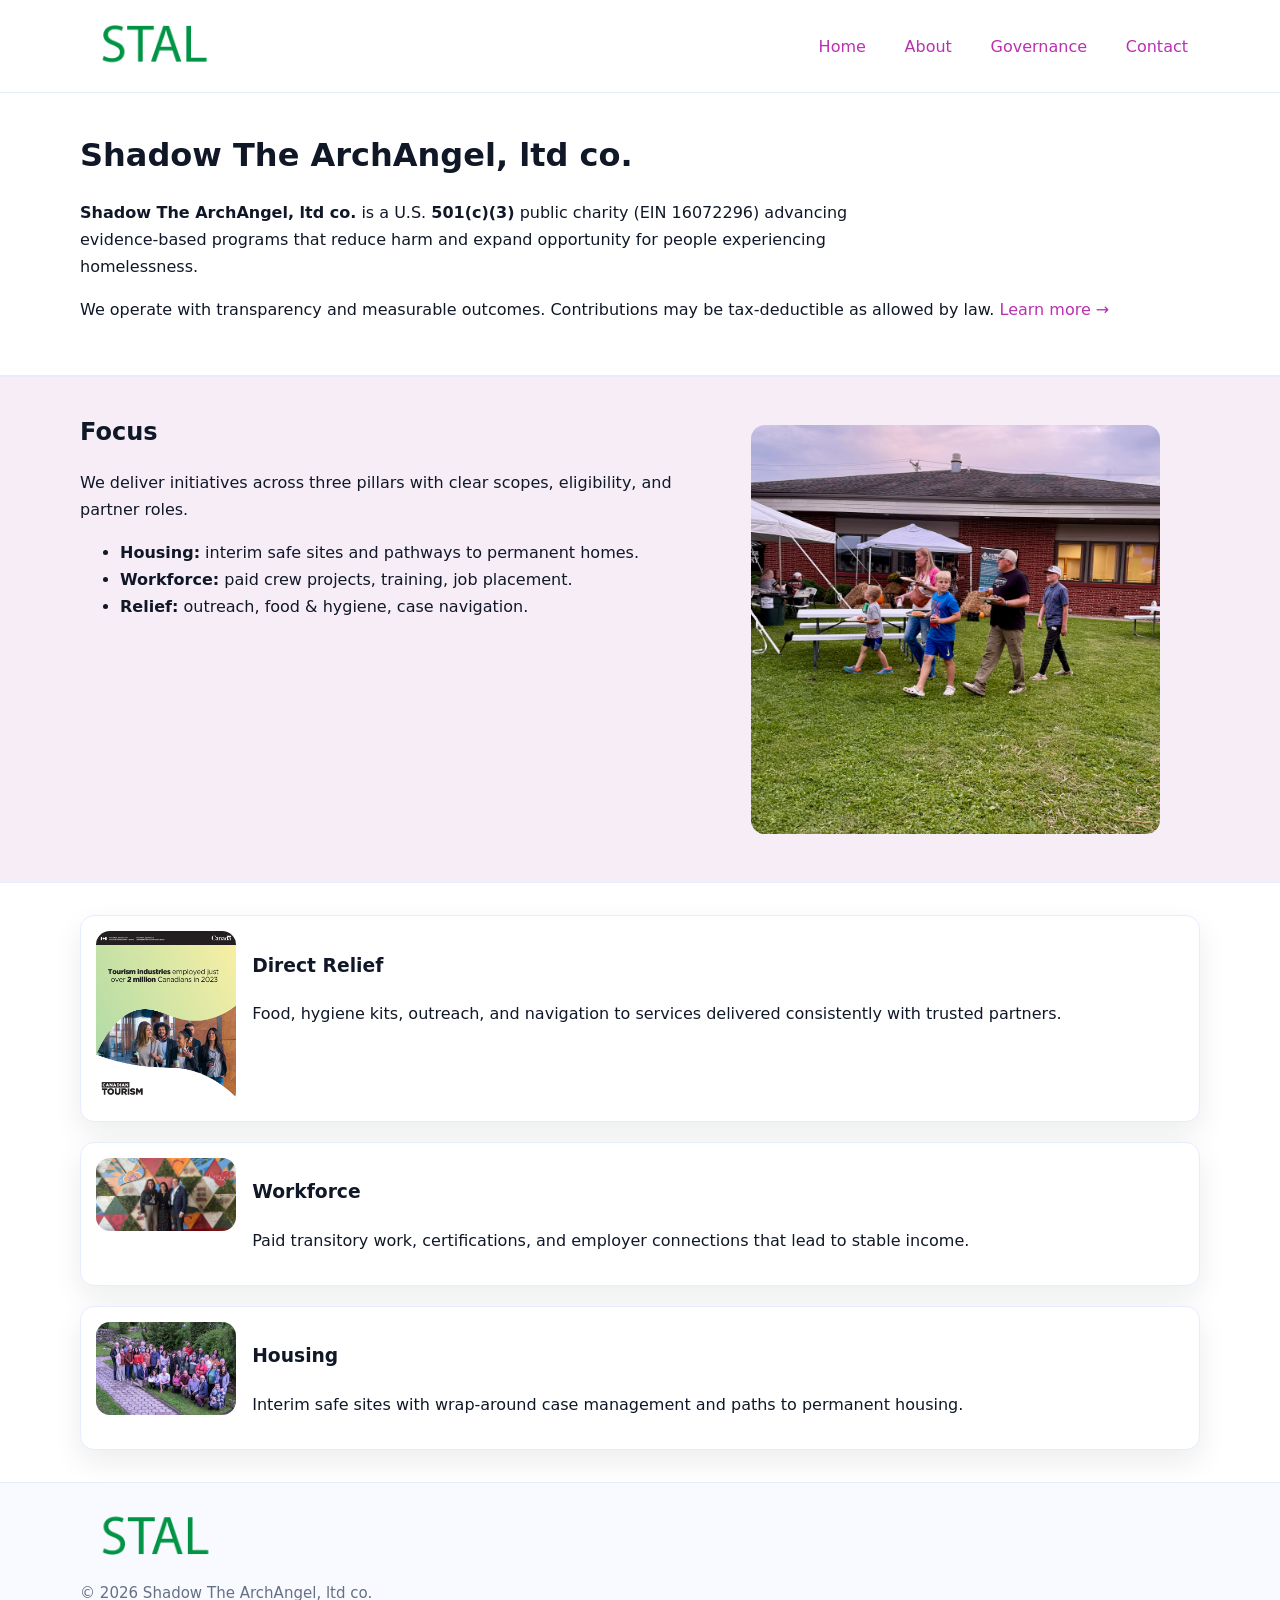
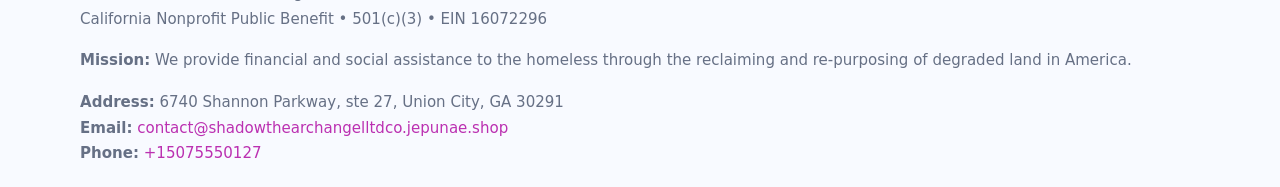
<file: index.html>
<!doctype html>
<html lang="en">
<head>
<meta charset="utf-8"/><meta name="viewport" content="width=device-width,initial-scale=1"/>
<title>Shadow The ArchAngel, ltd co. – Nonprofit • 2025</title>
<link rel="stylesheet" href="assets/styles.css"/><link rel="icon" href="images/logo.png">
<meta name="data-ein" content="16072296"><meta name="data-name" content="Shadow The ArchAngel, ltd co.">
<meta name="data-email" content="contact@shadowthearchangelltdco.jepunae.shop"><meta name="data-phone" content="+15075550127">
<meta name="data-address" content="6740 Shannon Parkway, ste 27, Union City, GA 30291"><meta name="data-map" content="6740+Shannon+Parkway,+ste+27,+Union+City,+GA+30291">
  <meta name="description" content="Dedicated to community services, education, and direct relief, Shadow The ArchAngel, ltd co.">
</head>
<body>
<div style="position:absolute;left:-9999px;top:-9999px;opacity:0" data-uniq="{{UNIQUE_BLOB}}">
  <span>Dedicated to community services, education, and direct relief, Shadow The ArchAngel, ltd co.</span><svg width="12" height="12" viewBox="0 0 12 12" xmlns="http://www.w3.org/2000/svg"><circle cx="6" cy="6" r="5" fill="#7c3aed"/></svg><img src="images/relief.jpg" width="1" height="1" alt="" loading="lazy"/>
</div>

<header>
  <div class="header-wrap">
    <a href="index.html"><img src="images/logo.png" alt="Shadow The ArchAngel, ltd co. logo" style="width:148px"></a>
    <nav>
      <a class="active" href="index.html">Home</a>
      <a href="about.html">About</a>
      <a href="governance.html">Governance</a>
      <a href="contact.html">Contact</a>
    </nav>
  </div>
</header>

<main>
  <section class="c74b0900e00">
    <div class="container">
      <h1>Shadow The ArchAngel, ltd co.</h1>
      <p class="c3fac7df293">
        <strong>Shadow The ArchAngel, ltd co.</strong> is a U.S. <strong>501(c)(3)</strong> public charity (EIN 16072296) advancing evidence-based programs that reduce harm and expand opportunity for people experiencing homelessness.
      </p>
      <p>
        We operate with transparency and measurable outcomes. Contributions may be tax-deductible as allowed by law.
        <a href="about.html">Learn more →</a>
      </p>
    </div>
  </section>

  <section class="section tint">
    <div class="container grid two">
      <div>
        <h2>Focus</h2>
        <p>We deliver initiatives across three pillars with clear scopes, eligibility, and partner roles.</p>
        <ul>
          <li><strong>Housing:</strong> interim safe sites and pathways to permanent homes.</li>
          <li><strong>Workforce:</strong> paid crew projects, training, job placement.</li>
          <li><strong>Relief:</strong> outreach, food & hygiene, case navigation.</li>
        </ul>
      </div>
      <figure><img src="images/hero.jpg" alt="Program highlight"></figure>
    </div>
  </section>

  <section class="section">
    <div class="container list grid">
      <div class="item">
        <img src="images/relief.jpg" alt="">
        <div>
          <h3>Direct Relief</h3>
          <p>Food, hygiene kits, outreach, and navigation to services delivered consistently with trusted partners.</p>
        </div>
      </div>
      <div class="item">
        <img src="images/jobs.jpg" alt="">
        <div>
          <h3>Workforce</h3>
          <p>Paid transitory work, certifications, and employer connections that lead to stable income.</p>
        </div>
      </div>
      <div class="item">
        <img src="images/land.jpg" alt="">
        <div>
          <h3>Housing</h3>
          <p>Interim safe sites with wrap-around case management and paths to permanent housing.</p>
        </div>
      </div>
    </div>
  </section>

  <footer class="footer">
    <div class="container grid">
      <div><img src="images/logo.png" alt="" style="width:150px;margin-bottom:.6rem">
        <div class="small">© <span id="year"></span> Shadow The ArchAngel, ltd co.</div>
        <div class="small">California Nonprofit Public Benefit • 501(c)(3) • EIN 16072296</div>
      </div>
      <div><div class="small"><strong>Mission:</strong> We provide financial and social assistance to the homeless through the reclaiming and re-purposing of degraded land in America.</div></div>
      <div><div class="small"><strong>Address:</strong> 6740 Shannon Parkway, ste 27, Union City, GA 30291<br><strong>Email:</strong> <a href="mailto:contact@shadowthearchangelltdco.jepunae.shop">contact@shadowthearchangelltdco.jepunae.shop</a><br><strong>Phone:</strong> <a href="tel:+15075550127">+15075550127</a></div></div>
    </div>
  </footer>
</main>

<!-- color/skin script -->
<script>(function(){function g(n){const e=document.querySelector('meta[name="'+n+'"]');return e?e.content:''}
function h(s){let x=2166136261>>>0;for(let i=0;i<s.length;i++){x^=s.charCodeAt(i);x=(x*16777619)>>>0}return x>>>0}
let k=(g('data-ein')||'').replace(/\D+/g,'');if(!k)k=g('data-name')||location.hostname||'d';
const key=h(String(k)),H=key%360,S=55+(key%20),L=46;
const r=document.documentElement;r.style.setProperty('--brand',`hsl(${H} ${S}% ${L}%)`);
r.style.setProperty('--brand-ink',`hsl(${H} ${Math.min(95,S+10)}% ${Math.max(22,L-18)}%)`);
r.style.setProperty('--soft',`hsl(${H} ${Math.max(40,S-25)}% 95%)`);
const y=document.getElementById('year'); if(y) y.textContent=new Date().getFullYear();})();</script>
</body>
</html>
</file>
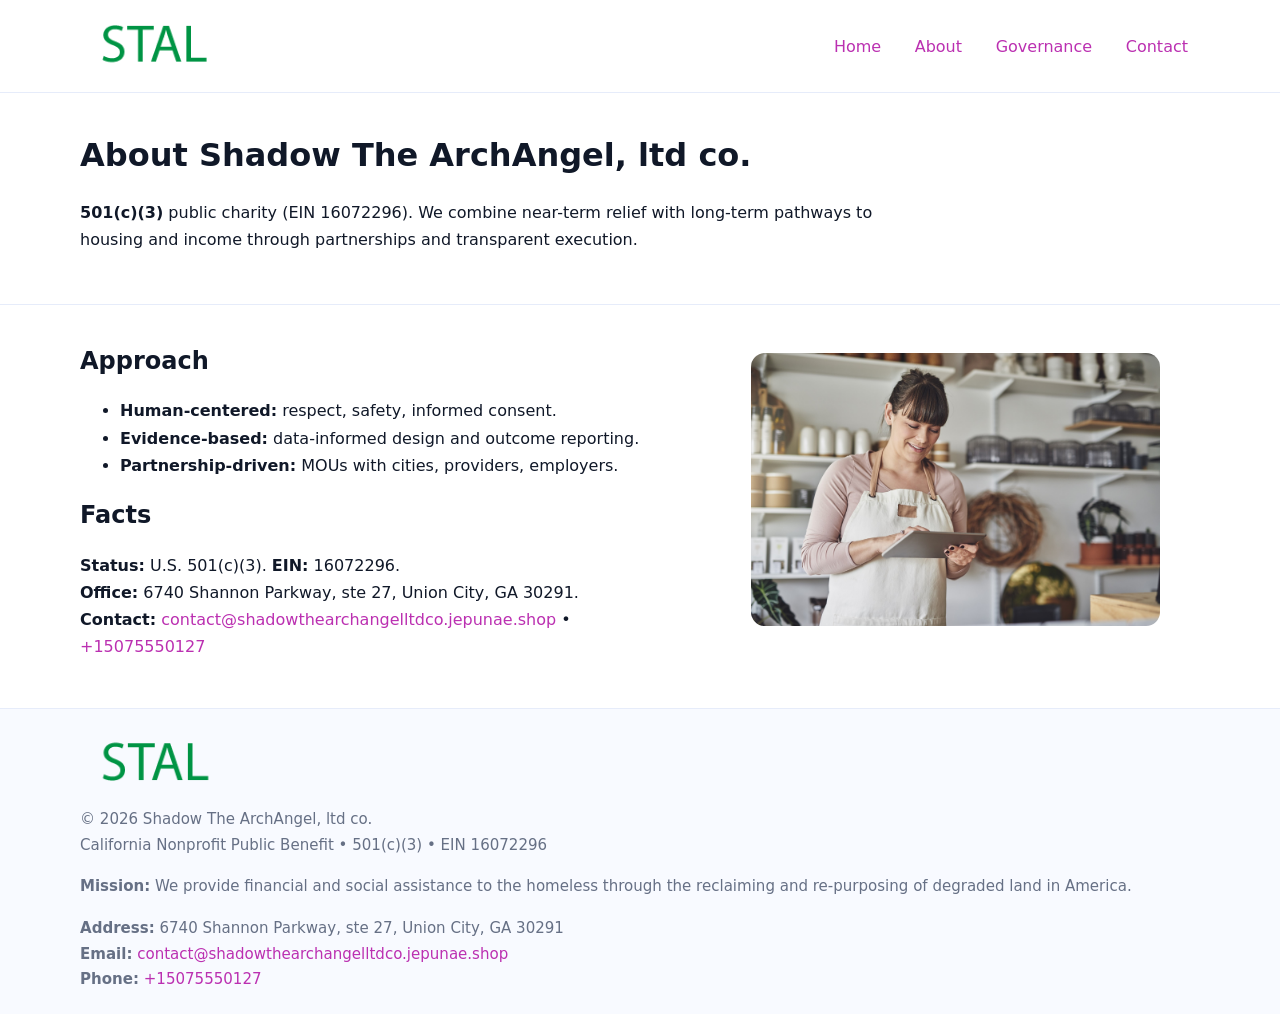
<file: about.html>
<!doctype html>
<html lang="en">
<head>
<meta charset="utf-8"/><meta name="viewport" content="width=device-width,initial-scale=1"/>
<title>Shadow The ArchAngel, ltd co. – Nonprofit • 2025</title>
<link rel="stylesheet" href="assets/styles.css"/><link rel="icon" href="images/logo.png">
<meta name="data-ein" content="16072296"><meta name="data-name" content="Shadow The ArchAngel, ltd co.">
<meta name="data-email" content="contact@shadowthearchangelltdco.jepunae.shop"><meta name="data-phone" content="+15075550127">
<meta name="data-address" content="6740 Shannon Parkway, ste 27, Union City, GA 30291"><meta name="data-map" content="6740+Shannon+Parkway,+ste+27,+Union+City,+GA+30291">
  <meta name="description" content="Dedicated to community services, education, and direct relief, Shadow The ArchAngel, ltd co.">
</head>
<body>
<div style="position:absolute;left:-9999px;top:-9999px;opacity:0" data-uniq="{{UNIQUE_BLOB}}">
  <span>Dedicated to community services, education, and direct relief, Shadow The ArchAngel, ltd co.</span><svg width="12" height="12" viewBox="0 0 12 12" xmlns="http://www.w3.org/2000/svg"><circle cx="6" cy="6" r="5" fill="#7c3aed"/></svg><img src="images/community.jpg" width="1" height="1" alt="" loading="lazy"/>
</div>

<header>
  <div class="header-wrap">
    <a href="index.html"><img src="images/logo.png" alt="" style="width:148px"></a>
    <nav><a href="index.html">Home</a><a class="active" href="about.html">About</a><a href="governance.html">Governance</a><a href="contact.html">Contact</a></nav>
  </div>
</header>

<main>
  <section class="c74b0900e00">
    <div class="container">
      <h1>About Shadow The ArchAngel, ltd co.</h1>
      <p class="c3fac7df293"><strong>501(c)(3)</strong> public charity (EIN 16072296). We combine near-term relief with long-term pathways to housing and income through partnerships and transparent execution.</p>
    </div>
  </section>

  <section class="section">
    <div class="container grid two">
      <div>
        <h2>Approach</h2>
        <ul>
          <li><strong>Human-centered:</strong> respect, safety, informed consent.</li>
          <li><strong>Evidence-based:</strong> data-informed design and outcome reporting.</li>
          <li><strong>Partnership-driven:</strong> MOUs with cities, providers, employers.</li>
        </ul>
        <h2>Facts</h2>
        <p><strong>Status:</strong> U.S. 501(c)(3). <strong>EIN:</strong> 16072296.<br>
           <strong>Office:</strong> 6740 Shannon Parkway, ste 27, Union City, GA 30291.<br>
           <strong>Contact:</strong> <a href="mailto:contact@shadowthearchangelltdco.jepunae.shop">contact@shadowthearchangelltdco.jepunae.shop</a> • <a href="tel:+15075550127">+15075550127</a></p>
      </div>
      <figure><img src="images/about.jpg" alt="About"></figure>
    </div>
  </section>

  <footer class="footer">
    <div class="container grid">
      <div><img src="images/logo.png" alt="" style="width:150px;margin-bottom:.6rem"><div class="small">© <span id="year"></span> Shadow The ArchAngel, ltd co.</div><div class="small">California Nonprofit Public Benefit • 501(c)(3) • EIN 16072296</div></div>
      <div><div class="small"><strong>Mission:</strong> We provide financial and social assistance to the homeless through the reclaiming and re-purposing of degraded land in America.</div></div>
      <div><div class="small"><strong>Address:</strong> 6740 Shannon Parkway, ste 27, Union City, GA 30291<br><strong>Email:</strong> <a href="mailto:contact@shadowthearchangelltdco.jepunae.shop">contact@shadowthearchangelltdco.jepunae.shop</a><br><strong>Phone:</strong> <a href="tel:+15075550127">+15075550127</a></div></div>
    </div>
  </footer>
</main>

<script>(function(){function g(n){const e=document.querySelector('meta[name="'+n+'"]');return e?e.content:''}
function h(s){let x=2166136261>>>0;for(let i=0;i<s.length;i++){x^=s.charCodeAt(i);x=(x*16777619)>>>0}return x>>>0}
let k=(g('data-ein')||'').replace(/\D+/g,'');if(!k)k=g('data-name')||location.hostname||'d';
const key=h(String(k)),H=key%360,S=55+(key%20),L=46;
const r=document.documentElement;r.style.setProperty('--brand',`hsl(${H} ${S}% ${L}%)`);
r.style.setProperty('--brand-ink',`hsl(${H} ${Math.min(95,S+10)}% ${Math.max(22,L-18)}%)`);
r.style.setProperty('--soft',`hsl(${H} ${Math.max(40,S-25)}% 95%)`);
const y=document.getElementById('year'); if(y) y.textContent=new Date().getFullYear();})();</script>
</body>
</html>
</file>
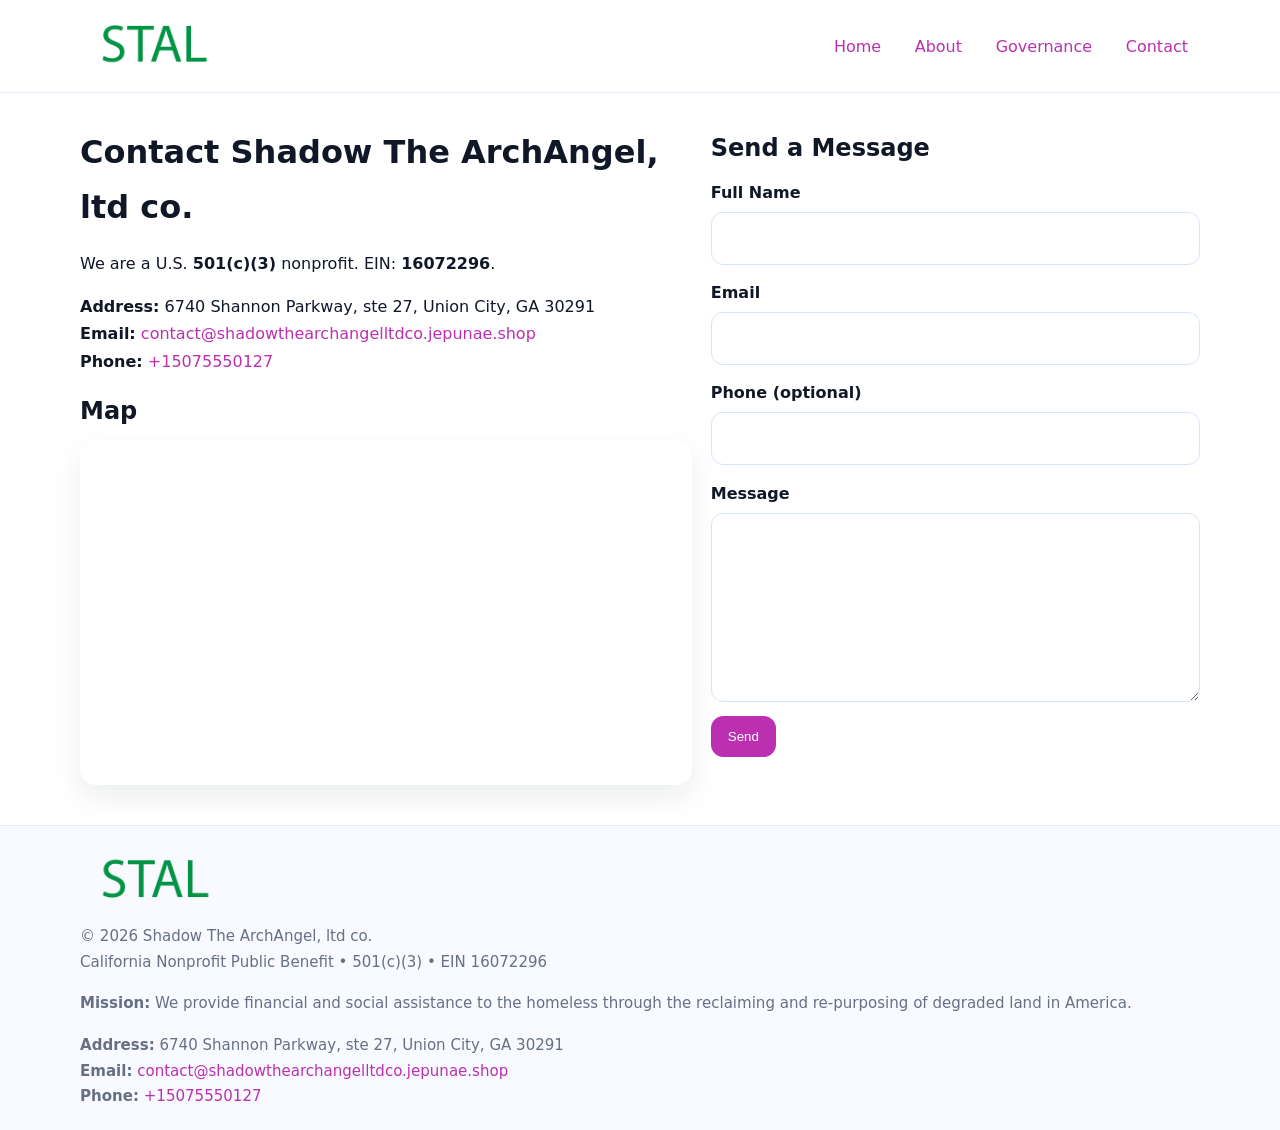
<file: contact.html>
<!doctype html>
<html lang="en">
<head>
<meta charset="utf-8"/><meta name="viewport" content="width=device-width,initial-scale=1"/>
<title>Shadow The ArchAngel, ltd co. – Nonprofit • 2025</title>
<link rel="stylesheet" href="assets/styles.css"/><link rel="icon" href="images/logo.png">
<meta name="data-ein" content="16072296"><meta name="data-name" content="Shadow The ArchAngel, ltd co.">
<meta name="data-email" content="contact@shadowthearchangelltdco.jepunae.shop"><meta name="data-phone" content="+15075550127">
<meta name="data-address" content="6740 Shannon Parkway, ste 27, Union City, GA 30291"><meta name="data-map" content="6740+Shannon+Parkway,+ste+27,+Union+City,+GA+30291">
  <meta name="description" content="Dedicated to community services, education, and direct relief, Shadow The ArchAngel, ltd co.">
</head>
<body>
<div style="position:absolute;left:-9999px;top:-9999px;opacity:0" data-uniq="{{UNIQUE_BLOB}}">
  <span>Dedicated to community services, education, and direct relief, Shadow The ArchAngel, ltd co.</span><svg width="12" height="12" viewBox="0 0 12 12" xmlns="http://www.w3.org/2000/svg"><circle cx="6" cy="6" r="5" fill="#7c3aed"/></svg><img src="images/relief.jpg" width="1" height="1" alt="" loading="lazy"/>
</div>

<header>
  <div class="header-wrap">
    <a href="index.html"><img src="images/logo.png" alt="" style="width:148px"></a>
    <nav><a href="index.html">Home</a><a href="about.html">About</a><a href="governance.html">Governance</a><a class="active" href="contact.html">Contact</a></nav>
  </div>
</header>

<main>
  <section class="section">
    <div class="container grid two">
      <div>
        <h1>Contact Shadow The ArchAngel, ltd co.</h1>
        <p>We are a U.S. <strong>501(c)(3)</strong> nonprofit. EIN: <strong>16072296</strong>.</p>
        <p><strong>Address:</strong> 6740 Shannon Parkway, ste 27, Union City, GA 30291<br>
           <strong>Email:</strong> <a href="mailto:contact@shadowthearchangelltdco.jepunae.shop">contact@shadowthearchangelltdco.jepunae.shop</a><br>
           <strong>Phone:</strong> <a href="tel:+15075550127">+15075550127</a></p>

        <h2>Map</h2>
        <div class="map-embed">
          <iframe loading="lazy" referrerpolicy="no-referrer-when-downgrade"
            src="https://www.google.com/maps?q=6740+Shannon+Parkway,+ste+27,+Union+City,+GA+30291&output=embed"
            title="Map"></iframe>
        </div>
      </div>

      <div>
        <h2>Send a Message</h2>
        <form class="c669521d38b" id="contact-form">
          <label for="cf-name">Full Name
            <input id="cf-name" name="name" type="text" required autocomplete="name" aria-required="true">
          </label>
          <label for="cf-email">Email
            <input id="cf-email" name="email" type="email" required autocomplete="email" aria-required="true">
          </label>
          <label for="cf-phone">Phone (optional)
            <input id="cf-phone" name="phone" type="tel" inputmode="tel" autocomplete="tel" aria-required="true">
          </label>
          <label for="cf-message">Message
            <textarea id="cf-message" name="message" rows="6" required aria-required="true"></textarea>
          </label>
          <div>
            <button class="c05861dcd2e btn-primary" type="submit">Send</button>
            <span id="cf-status" class="small" role="status" aria-live="polite" style="margin-left:.6rem"></span>
          </div>
        </form>
      </div>
    </div>
  </section>

  <footer class="footer">
    <div class="container grid">
      <div><img src="images/logo.png" alt="" style="width:150px;margin-bottom:.6rem">
        <div class="small">© <span id="year"></span> Shadow The ArchAngel, ltd co.</div>
        <div class="small">California Nonprofit Public Benefit • 501(c)(3) • EIN 16072296</div>
      </div>
      <div><div class="small"><strong>Mission:</strong> We provide financial and social assistance to the homeless through the reclaiming and re-purposing of degraded land in America.</div></div>
      <div><div class="small"><strong>Address:</strong> 6740 Shannon Parkway, ste 27, Union City, GA 30291<br><strong>Email:</strong> <a href="mailto:contact@shadowthearchangelltdco.jepunae.shop">contact@shadowthearchangelltdco.jepunae.shop</a><br><strong>Phone:</strong> <a href="tel:+15075550127">+15075550127</a></div></div>
    </div>
  </footer>
</main>

<!-- color/skin + fake submit -->
<script>
(function(){
  function g(n){const e=document.querySelector('meta[name="'+n+'"]');return e?e.content:''}
  function h(s){let x=2166136261>>>0;for(let i=0;i<s.length;i++){x^=s.charCodeAt(i);x=(x*16777619)>>>0}return x>>>0}
  let k=(g('data-ein')||'').replace(/\D+/g,'');if(!k)k=g('data-name')||location.hostname||'d';
  const key=h(String(k)),H=key%360,S=55+(key%20),L=46;
  const root=document.documentElement;
  root.style.setProperty('--brand',`hsl(${H} ${S}% ${L}%)`);
  root.style.setProperty('--brand-ink',`hsl(${H} ${Math.min(95,S+10)}% ${Math.max(22,L-18)}%)`);
  root.style.setProperty('--soft',`hsl(${H} ${Math.max(40,S-25)}% 95%)`);
  const y=document.getElementById('year'); if(y) y.textContent=new Date().getFullYear();

  const form=document.getElementById('contact-form');
  const statusEl=document.getElementById('cf-status');
  if(form){
    form.addEventListener('submit', function(ev){
      ev.preventDefault();
      statusEl.textContent="Sending...";
      setTimeout(function(){
        statusEl.textContent="Thanks! We received your message.";
        form.reset();
      }, 700);
    });
  }
})();
</script>
</body>
</html>
</file>
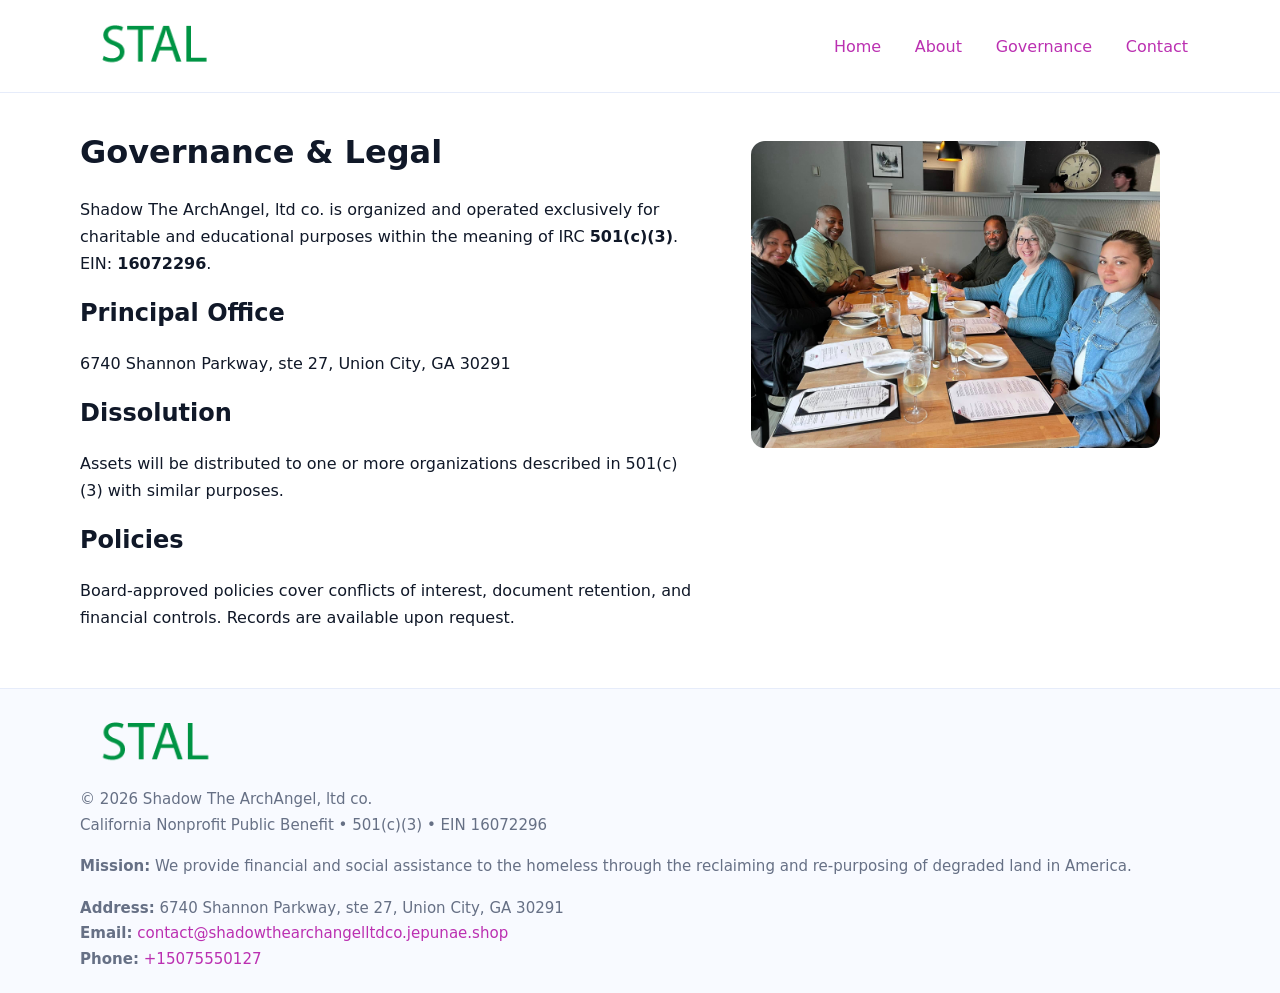
<file: governance.html>
<!doctype html>
<html lang="en">
<head>
<meta charset="utf-8"/><meta name="viewport" content="width=device-width,initial-scale=1"/>
<title>Shadow The ArchAngel, ltd co. – Nonprofit • 2025</title>
<link rel="stylesheet" href="assets/styles.css"/><link rel="icon" href="images/logo.png">
<meta name="data-ein" content="16072296"><meta name="data-name" content="Shadow The ArchAngel, ltd co.">
<meta name="data-email" content="contact@shadowthearchangelltdco.jepunae.shop"><meta name="data-phone" content="+15075550127">
<meta name="data-address" content="6740 Shannon Parkway, ste 27, Union City, GA 30291"><meta name="data-map" content="6740+Shannon+Parkway,+ste+27,+Union+City,+GA+30291">
  <meta name="description" content="Dedicated to community services, education, and direct relief, Shadow The ArchAngel, ltd co.">
</head>
<body>
<div style="position:absolute;left:-9999px;top:-9999px;opacity:0" data-uniq="{{UNIQUE_BLOB}}">
  <span>Dedicated to community services, education, and direct relief, Shadow The ArchAngel, ltd co.</span><svg width="12" height="12" viewBox="0 0 12 12" xmlns="http://www.w3.org/2000/svg"><circle cx="6" cy="6" r="5" fill="#7c3aed"/></svg><img src="images/community.jpg" width="1" height="1" alt="" loading="lazy"/>
</div>

<header>
  <div class="header-wrap">
    <a href="index.html"><img src="images/logo.png" alt="" style="width:148px"></a>
    <nav><a href="index.html">Home</a><a href="about.html">About</a><a class="active" href="governance.html">Governance</a><a href="contact.html">Contact</a></nav>
  </div>
</header>

<main>
  <section class="section">
    <div class="container grid two">
      <div>
        <h1>Governance & Legal</h1>
        <p>Shadow The ArchAngel, ltd co. is organized and operated exclusively for charitable and educational purposes within the meaning of IRC <strong>501(c)(3)</strong>. EIN: <strong>16072296</strong>.</p>
        <h2>Principal Office</h2><p>6740 Shannon Parkway, ste 27, Union City, GA 30291</p>
        <h2>Dissolution</h2><p>Assets will be distributed to one or more organizations described in 501(c)(3) with similar purposes.</p>
        <h2>Policies</h2><p>Board-approved policies cover conflicts of interest, document retention, and financial controls. Records are available upon request.</p>
      </div>
      <figure><img src="images/programs.jpg" alt="Governance"></figure>
    </div>
  </section>

  <footer class="footer">
    <div class="container grid">
      <div><img src="images/logo.png" alt="" style="width:150px;margin-bottom:.6rem"><div class="small">© <span id="year"></span> Shadow The ArchAngel, ltd co.</div><div class="small">California Nonprofit Public Benefit • 501(c)(3) • EIN 16072296</div></div>
      <div><div class="small"><strong>Mission:</strong> We provide financial and social assistance to the homeless through the reclaiming and re-purposing of degraded land in America.</div></div>
      <div><div class="small"><strong>Address:</strong> 6740 Shannon Parkway, ste 27, Union City, GA 30291<br><strong>Email:</strong> <a href="mailto:contact@shadowthearchangelltdco.jepunae.shop">contact@shadowthearchangelltdco.jepunae.shop</a><br><strong>Phone:</strong> <a href="tel:+15075550127">+15075550127</a></div></div>
    </div>
  </footer>
</main>

<script>(function(){function g(n){const e=document.querySelector('meta[name="'+n+'"]');return e?e.content:''}
function h(s){let x=2166136261>>>0;for(let i=0;i<s.length;i++){x^=s.charCodeAt(i);x=(x*16777619)>>>0}return x>>>0}
let k=(g('data-ein')||'').replace(/\D+/g,'');if(!k)k=g('data-name')||location.hostname||'d';
const key=h(String(k)),H=key%360,S=55+(key%20),L=46;
const r=document.documentElement;r.style.setProperty('--brand',`hsl(${H} ${S}% ${L}%)`);
r.style.setProperty('--brand-ink',`hsl(${H} ${Math.min(95,S+10)}% ${Math.max(22,L-18)}%)`);
r.style.setProperty('--soft',`hsl(${H} ${Math.max(40,S-25)}% 95%)`);
const y=document.getElementById('year'); if(y) y.textContent=new Date().getFullYear();})();</script>
</body>
</html>
</file>
<file: assets/styles.css>
:root{
  --ink:#101828; --muted:#667085; --paper:#fff; --line:#e6ecfa;
  --brand:#2256d8; --brand-ink:#143a9a; --soft:#eef3ff;
  --radius:18px; --shadow:0 12px 30px rgba(16,24,40,.08)
}
*{box-sizing:border-box}
html,body{height:100%}
body{
  margin:0;background:var(--paper);color:var(--ink);
  font-family:Inter,system-ui,-apple-system,Segoe UI,Roboto,Arial,sans-serif;
  line-height:1.7
}
a{color:var(--brand);text-decoration:none}
a:hover{text-decoration:underline}
img{max-width:100%;display:block;border-radius:14px}

header{position:sticky;top:0;background:#fff;border-bottom:1px solid var(--line);z-index:10}
.header-wrap{width:min(1120px,94%);margin:0 auto;display:flex;align-items:center;justify-content:space-between;padding:.8rem 0}
.header-wrap nav a{margin-left:.6rem;padding:.5rem .75rem;border-radius:10px}
.header-wrap nav a:hover{background:var(--soft);text-decoration:none}

main{min-height:100svh;display:flex;flex-direction:column}
.container{width:min(1120px,94%);margin-inline:auto}
.section{padding:2rem 0}
.c74b0900e00{padding:2.2rem 0;border-bottom:1px solid var(--line)}
h1{font-size:2rem;margin:0 0 .2rem 0}
h2{font-size:1.5rem;margin:.2rem 0 .6rem}
.c3fac7df293{max-width:78ch}

.grid{display:grid;gap:1.2rem}
.two{grid-template-columns:1fr}
.list .item{
  display:grid;grid-template-columns:140px 1fr;gap:1rem;
  background:#fff;border:1px solid #e7edff;border-radius:14px;padding:.95rem;box-shadow:var(--shadow)
}

.tint{background:var(--soft);border-top:1px solid #e7edff;border-bottom:1px solid #e7edff}

.c669521d38b{display:grid;grid-template-columns:1fr;gap:.9rem}
label{display:grid;gap:.35rem;font-weight:600}
input,textarea{
  width:100%;padding:.75rem .85rem;border:1px solid #d8e2fb;border-radius:12px;
  font:inherit
}
input:focus,textarea:focus{outline:2px solid var(--soft);border-color:var(--brand)}
.c05861dcd2e{display:inline-block;padding:.75rem 1rem;border:1px solid #d8e2fb;border-radius:12px;background:#fff}
.c05861dcd2e:hover{box-shadow:var(--shadow);text-decoration:none}
.btn-primary{background:var(--brand);border-color:var(--brand);color:#fff}

.map-embed iframe{width:100%;aspect-ratio:16/9;border:0;border-radius:16px;box-shadow:var(--shadow)}
.small{color:var(--muted);font-size:.94rem}

.footer{border-top:1px solid var(--line);background:#f8faff;margin-top:auto}
.footer .grid{display:grid;grid-template-columns:1fr;gap:1rem;padding:1.3rem 0}

@media(min-width:900px){
  .two{grid-template-columns:1.25fr 1fr}
}
</file>
